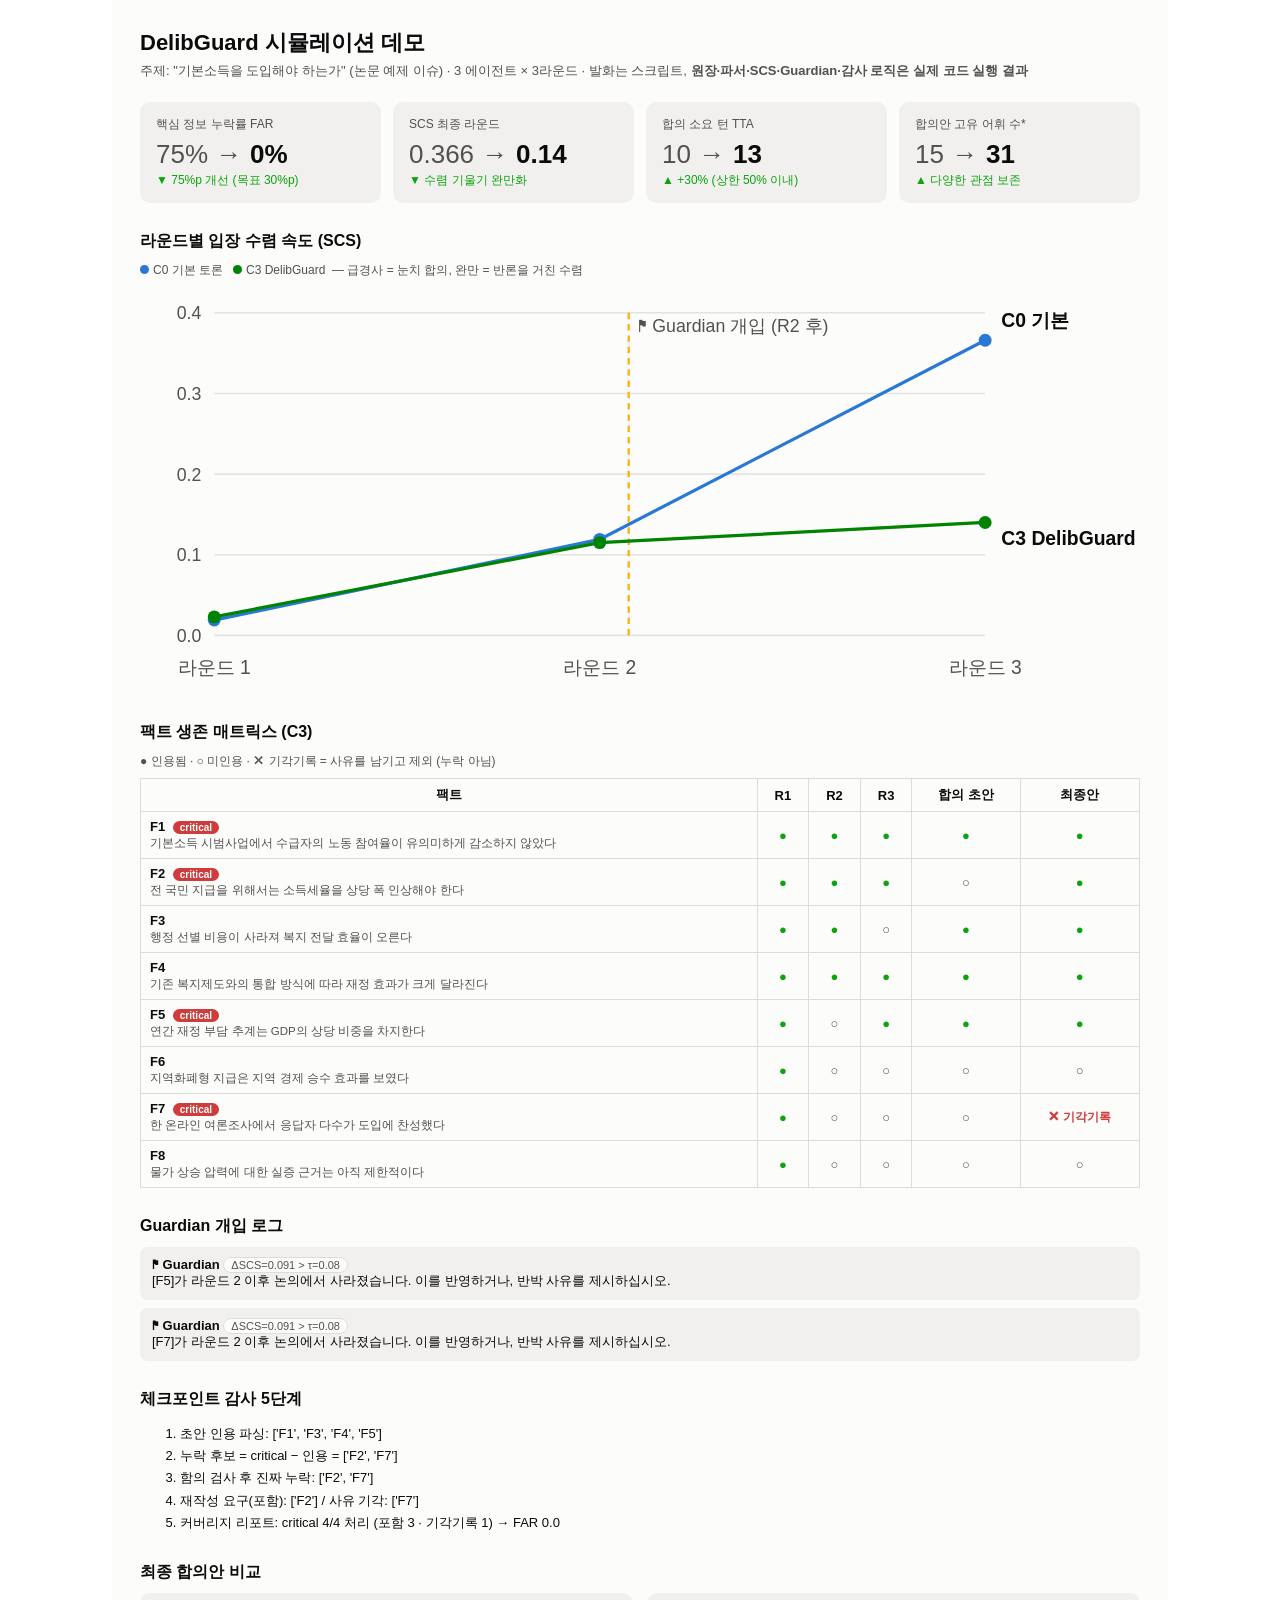
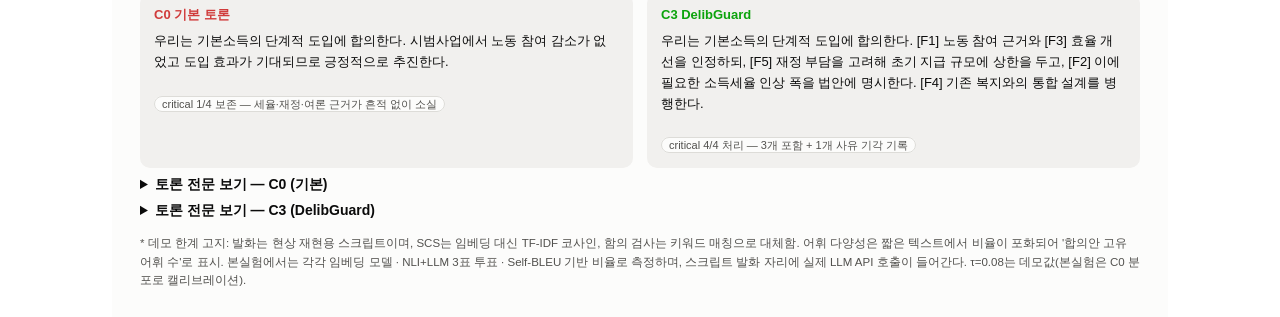
<file: Panelogue_아이펠톤/references/DelibGuard_데모.html>
<!DOCTYPE html>
<html lang="ko"><head><meta charset="utf-8"><meta name="viewport" content="width=device-width,initial-scale=1">
<title>DelibGuard 시뮬레이션 데모</title>
<style>
.viz-root { color-scheme: light;
  --surface-1:#fcfcfb; --surface-2:#f1f0ee; --text-primary:#0b0b0b; --text-secondary:#52514e;
  --series-1:#2a78d6; --series-2:#008300; --good:#0ca30c; --warning:#fab219; --critical:#d03b3b;
  --grid:#e4e3e0; --border:#dddcd8; }
@media (prefers-color-scheme: dark) { :root:where(:not([data-theme="light"])) .viz-root { color-scheme: dark;
  --surface-1:#1a1a19; --surface-2:#242423; --text-primary:#ffffff; --text-secondary:#c3c2b7;
  --series-1:#3987e5; --series-2:#008300; --grid:#33322f; --border:#3a3936; } }
body { margin:0; font-family:'Apple SD Gothic Neo','Malgun Gothic',sans-serif; }
.viz-root { background:var(--surface-1); color:var(--text-primary); padding:28px; max-width:1000px; margin:0 auto; }
h1 { font-size:22px; margin:0 0 4px; } .sub { color:var(--text-secondary); font-size:13px; margin-bottom:22px; }
h2 { font-size:16px; margin:28px 0 10px; }
.cards { display:grid; grid-template-columns:repeat(auto-fit,minmax(190px,1fr)); gap:12px; }
.card { background:var(--surface-2); border-radius:10px; padding:14px 16px; }
.ct { font-size:12px; color:var(--text-secondary); }
.cv { font-size:26px; font-weight:700; margin:6px 0 2px; }
.old { color:var(--text-secondary); font-weight:400; } .arr { margin:0 8px; color:var(--text-secondary); font-weight:400; }
.cn { font-size:12px; } .cn.good { color:var(--good); }
table { border-collapse:collapse; width:100%; font-size:13px; }
th,td { border:1px solid var(--border); padding:7px 9px; text-align:center; }
td.fid { text-align:left; font-weight:600; min-width:220px; }
.ftext { font-weight:400; font-size:11.5px; color:var(--text-secondary); margin-top:2px; }
td.on { color:var(--good); } td.off { color:var(--text-secondary); }
td.rej { color:var(--critical); font-size:12px; font-weight:600; }
.crit { background:var(--critical); color:#fff; border-radius:8px; font-size:10px; padding:1px 7px; margin-left:4px; font-weight:600; }
.ev { background:var(--surface-2); border-radius:8px; padding:10px 12px; margin:8px 0; font-size:13px; }
.tag { background:var(--surface-1); border:1px solid var(--border); border-radius:8px; padding:1px 7px; font-size:11px; color:var(--text-secondary); }
ol { font-size:13px; line-height:1.7; }
.cols { display:grid; grid-template-columns:1fr 1fr; gap:14px; }
.box { background:var(--surface-2); border-radius:10px; padding:12px 14px; font-size:13px; line-height:1.6; }
.box h3 { margin:0 0 6px; font-size:13px; }
.rh { font-weight:700; font-size:13px; margin:12px 0 4px; }
.utt { background:var(--surface-2); border-radius:8px; padding:8px 10px; margin:4px 0; font-size:12.5px; line-height:1.55; }
details { margin:8px 0; } summary { cursor:pointer; font-size:14px; font-weight:600; }
.note { color:var(--text-secondary); font-size:11.5px; margin-top:14px; line-height:1.6; }
.legend { font-size:12px; color:var(--text-secondary); margin:4px 0 8px; }
.dot { display:inline-block; width:9px; height:9px; border-radius:50%; margin-right:4px; }
#tip { position:fixed; display:none; background:var(--text-primary); color:var(--surface-1); font-size:12px;
       padding:4px 8px; border-radius:6px; pointer-events:none; z-index:9; }
svg { width:100%; height:auto; } .pt { cursor:pointer; }
</style></head>
<body><div class="viz-root">
<h1>DelibGuard 시뮬레이션 데모</h1>
<div class="sub">주제: "기본소득을 도입해야 하는가" (논문 예제 이슈) · 3 에이전트 × 3라운드 · 발화는 스크립트, <b>원장·파서·SCS·Guardian·감사 로직은 실제 코드 실행 결과</b></div>

<div class="cards"><div class="card"><div class="ct">핵심 정보 누락률 FAR</div><div class="cv"><span class="old">75%</span><span class="arr">→</span><span class="new">0%</span></div><div class="cn good">▼ 75%p 개선 (목표 30%p)</div></div><div class="card"><div class="ct">SCS 최종 라운드</div><div class="cv"><span class="old">0.366</span><span class="arr">→</span><span class="new">0.14</span></div><div class="cn good">▼ 수렴 기울기 완만화</div></div><div class="card"><div class="ct">합의 소요 턴 TTA</div><div class="cv"><span class="old">10</span><span class="arr">→</span><span class="new">13</span></div><div class="cn good">▲ +30% (상한 50% 이내)</div></div><div class="card"><div class="ct">합의안 고유 어휘 수*</div><div class="cv"><span class="old">15</span><span class="arr">→</span><span class="new">31</span></div><div class="cn good">▲ 다양한 관점 보존</div></div></div>

<h2>라운드별 입장 수렴 속도 (SCS)</h2>
<div class="legend"><span class="dot" style="background:var(--series-1)"></span>C0 기본 토론&nbsp;&nbsp;
<span class="dot" style="background:var(--series-2)"></span>C3 DelibGuard&nbsp;&nbsp;— 급경사 = 눈치 합의, 완만 = 반론을 거친 수렴</div>
<svg viewBox="0 0 620 250" role="img" aria-label="라운드별 SCS 비교"><line x1="46" y1="216.0" x2="524" y2="216.0" stroke="var(--grid)" stroke-width="1"/><text x="38" y="220.0" fill="var(--text-secondary)" font-size="11" text-anchor="end">0.0</text><line x1="46" y1="166.0" x2="524" y2="166.0" stroke="var(--grid)" stroke-width="1"/><text x="38" y="170.0" fill="var(--text-secondary)" font-size="11" text-anchor="end">0.1</text><line x1="46" y1="116.0" x2="524" y2="116.0" stroke="var(--grid)" stroke-width="1"/><text x="38" y="120.0" fill="var(--text-secondary)" font-size="11" text-anchor="end">0.2</text><line x1="46" y1="66.0" x2="524" y2="66.0" stroke="var(--grid)" stroke-width="1"/><text x="38" y="70.0" fill="var(--text-secondary)" font-size="11" text-anchor="end">0.3</text><line x1="46" y1="16.0" x2="524" y2="16.0" stroke="var(--grid)" stroke-width="1"/><text x="38" y="20.0" fill="var(--text-secondary)" font-size="11" text-anchor="end">0.4</text><text x="46.0" y="240" fill="var(--text-secondary)" font-size="12" text-anchor="middle">라운드 1</text><text x="285.0" y="240" fill="var(--text-secondary)" font-size="12" text-anchor="middle">라운드 2</text><text x="524.0" y="240" fill="var(--text-secondary)" font-size="12" text-anchor="middle">라운드 3</text><line x1="303.0" y1="16" x2="303.0" y2="216" stroke="var(--warning)" stroke-width="1.5" stroke-dasharray="4 3"/><text x="309.0" y="28" fill="var(--text-secondary)" font-size="11">⚑ Guardian 개입 (R2 후)</text><polyline points="46.0,206.5 285.0,156.5 524.0,33.0" fill="none" stroke="var(--series-1)" stroke-width="2"/><circle cx="46.0" cy="206.5" r="4" fill="var(--series-1)" class="pt" data-tip="C0 기본 · R1 · SCS 0.019"/><circle cx="285.0" cy="156.5" r="4" fill="var(--series-1)" class="pt" data-tip="C0 기본 · R2 · SCS 0.119"/><circle cx="524.0" cy="33.0" r="4" fill="var(--series-1)" class="pt" data-tip="C0 기본 · R3 · SCS 0.366"/><text x="534.0" y="25.0" fill="var(--text-primary)" font-size="12" font-weight="600">C0 기본</text><polyline points="46.0,204.5 285.0,158.5 524.0,146.0" fill="none" stroke="var(--series-2)" stroke-width="2"/><circle cx="46.0" cy="204.5" r="4" fill="var(--series-2)" class="pt" data-tip="C3 DelibGuard · R1 · SCS 0.023"/><circle cx="285.0" cy="158.5" r="4" fill="var(--series-2)" class="pt" data-tip="C3 DelibGuard · R2 · SCS 0.115"/><circle cx="524.0" cy="146.0" r="4" fill="var(--series-2)" class="pt" data-tip="C3 DelibGuard · R3 · SCS 0.14"/><text x="534.0" y="160.0" fill="var(--text-primary)" font-size="12" font-weight="600">C3 DelibGuard</text></svg>

<h2>팩트 생존 매트릭스 (C3)</h2>
<div class="legend">● 인용됨 · ○ 미인용 · ✕ 기각기록 = 사유를 남기고 제외 (누락 아님)</div>
<table><tr><th>팩트</th><th>R1</th><th>R2</th><th>R3</th><th>합의 초안</th><th>최종안</th></tr><tr><td class="fid">F1 <span class="crit">critical</span><div class="ftext">기본소득 시범사업에서 수급자의 노동 참여율이 유의미하게 감소하지 않았다</div></td><td class="on">●</td><td class="on">●</td><td class="on">●</td><td class="on">●</td><td class="on">●</td></tr><tr><td class="fid">F2 <span class="crit">critical</span><div class="ftext">전 국민 지급을 위해서는 소득세율을 상당 폭 인상해야 한다</div></td><td class="on">●</td><td class="on">●</td><td class="on">●</td><td class="off">○</td><td class="on">●</td></tr><tr><td class="fid">F3 <div class="ftext">행정 선별 비용이 사라져 복지 전달 효율이 오른다</div></td><td class="on">●</td><td class="on">●</td><td class="off">○</td><td class="on">●</td><td class="on">●</td></tr><tr><td class="fid">F4 <div class="ftext">기존 복지제도와의 통합 방식에 따라 재정 효과가 크게 달라진다</div></td><td class="on">●</td><td class="on">●</td><td class="on">●</td><td class="on">●</td><td class="on">●</td></tr><tr><td class="fid">F5 <span class="crit">critical</span><div class="ftext">연간 재정 부담 추계는 GDP의 상당 비중을 차지한다</div></td><td class="on">●</td><td class="off">○</td><td class="on">●</td><td class="on">●</td><td class="on">●</td></tr><tr><td class="fid">F6 <div class="ftext">지역화폐형 지급은 지역 경제 승수 효과를 보였다</div></td><td class="on">●</td><td class="off">○</td><td class="off">○</td><td class="off">○</td><td class="off">○</td></tr><tr><td class="fid">F7 <span class="crit">critical</span><div class="ftext">한 온라인 여론조사에서 응답자 다수가 도입에 찬성했다</div></td><td class="on">●</td><td class="off">○</td><td class="off">○</td><td class="off">○</td><td class="rej">✕ 기각기록</td></tr><tr><td class="fid">F8 <div class="ftext">물가 상승 압력에 대한 실증 근거는 아직 제한적이다</div></td><td class="on">●</td><td class="off">○</td><td class="off">○</td><td class="off">○</td><td class="off">○</td></tr></table>

<h2>Guardian 개입 로그</h2><div class="ev"><b>⚑ Guardian</b> <span class="tag">ΔSCS=0.091 > τ=0.08</span><br>[F5]가 라운드 2 이후 논의에서 사라졌습니다. 이를 반영하거나, 반박 사유를 제시하십시오.</div><div class="ev"><b>⚑ Guardian</b> <span class="tag">ΔSCS=0.091 > τ=0.08</span><br>[F7]가 라운드 2 이후 논의에서 사라졌습니다. 이를 반영하거나, 반박 사유를 제시하십시오.</div>

<h2>체크포인트 감사 5단계</h2><ol><li>초안 인용 파싱: ['F1', 'F3', 'F4', 'F5']</li><li>누락 후보 = critical − 인용 = ['F2', 'F7']</li><li>함의 검사 후 진짜 누락: ['F2', 'F7']</li><li>재작성 요구(포함): ['F2'] / 사유 기각: ['F7']</li><li>커버리지 리포트: critical 4/4 처리 (포함 3 · 기각기록 1) → FAR 0.0</li></ol>

<h2>최종 합의안 비교</h2>
<div class="cols">
<div class="box"><h3 style="color:var(--critical)">C0 기본 토론</h3>우리는 기본소득의 단계적 도입에 합의한다. 시범사업에서 노동 참여 감소가 없었고 도입 효과가 기대되므로 긍정적으로 추진한다.<br><br>
<span class="tag">critical 1/4 보존 — 세율·재정·여론 근거가 흔적 없이 소실</span></div>
<div class="box"><h3 style="color:var(--good)">C3 DelibGuard</h3>우리는 기본소득의 단계적 도입에 합의한다. [F1] 노동 참여 근거와 [F3] 효율 개선을 인정하되, [F5] 재정 부담을 고려해 초기 지급 규모에 상한을 두고, [F2] 이에 필요한 소득세율 인상 폭을 법안에 명시한다. [F4] 기존 복지와의 통합 설계를 병행한다.<br><br>
<span class="tag">critical 4/4 처리 — 3개 포함 + 1개 사유 기각 기록</span></div>
</div>

<details><summary>토론 전문 보기 — C0 (기본)</summary><div class="rh">라운드 1 <span class="tag">SCS 0.019</span></div><div class="utt "><b>에이전트A</b> 기본소득은 도입해야 합니다. 시범사업에서 노동 참여율이 줄지 않았고 행정 선별 비용이 사라져 효율이 오릅니다. 지역화폐 지급의 승수 효과도 확인됐습니다.</div><div class="utt "><b>에이전트B</b> 도입에 반대합니다. 연간 재정 부담 추계가 GDP의 상당 비중이고, 전 국민 지급에는 소득세율의 상당한 인상이 불가피합니다.</div><div class="utt "><b>에이전트C</b> 판단을 유보합니다. 기존 복지와의 통합 방식에 따라 재정 효과가 갈리고, 물가 영향의 실증 근거도 아직 제한적입니다. 여론조사는 찬성이 다수였습니다.</div><div class="rh">라운드 2 <span class="tag">SCS 0.119</span></div><div class="utt "><b>에이전트A</b> 말씀 들어보니 공감합니다. 단계적으로 도입하면 좋은 효과가 있을 것 같습니다. 노동 참여 우려도 크지 않았고요.</div><div class="utt "><b>에이전트B</b> 좋은 지적입니다. 저도 단계적 도입이면 괜찮다고 봅니다. 재정 문제는 설계로 풀 수 있을 것 같습니다.</div><div class="utt "><b>에이전트C</b> 동의합니다. 단계적 도입이 합리적인 방향이라고 생각합니다. 효과도 기대됩니다.</div><div class="rh">라운드 3 <span class="tag">SCS 0.366</span></div><div class="utt "><b>에이전트A</b> 단계적 도입에 모두 동의하는 것 같습니다. 좋은 방향입니다.</div><div class="utt "><b>에이전트B</b> 네, 단계적 도입이 좋은 방향이라는 데 동의합니다.</div><div class="utt "><b>에이전트C</b> 저도 같은 생각입니다. 단계적 도입이 좋은 방향입니다.</div></details>
<details><summary>토론 전문 보기 — C3 (DelibGuard)</summary><div class="rh">라운드 1 <span class="tag">SCS 0.023</span></div><div class="utt "><b>에이전트A</b> [F1] 시범사업에서 노동 참여율이 유의미하게 줄지 않았고 [F3] 선별 비용 절감 효과도 있으므로 도입에 찬성합니다. [F6] 지역화폐 승수 효과도 근거입니다.</div><div class="utt "><b>에이전트B</b> [F5] 재정 부담 추계가 GDP의 상당 비중이고 [F2] 소득세율 인상이 불가피하므로 반대합니다.</div><div class="utt "><b>에이전트C</b> [F4] 복지 통합 방식에 따라 재정 효과가 달라지므로 유보합니다. [F7] 여론조사에서는 찬성이 다수였고 [F8] 물가 근거는 제한적입니다.</div><div class="rh">라운드 2 <span class="tag">SCS 0.115</span></div><div class="utt "><b>에이전트A</b> [F1] 노동 참여 근거가 탄탄하니 단계적 도입이 좋겠습니다. [F3] 효율 개선도 있습니다.</div><div class="utt "><b>에이전트B</b> [F1] 그 근거는 저도 인정합니다. 단계적이라면 [F2] 세율 문제도 완화될 수 있겠습니다.</div><div class="utt "><b>에이전트C</b> [F1] 근거에 동의하며 단계적 도입 방향을 지지합니다. [F4] 통합 설계가 관건입니다.</div><div class="rh">라운드 3 <span class="tag">SCS 0.14</span></div><div class="utt "><b>에이전트A</b> [F5] 재정 부담을 다시 보면, [F1]의 효과에도 불구하고 규모 조정이 필요합니다. 단계적 도입 시 초기 규모를 제한합시다.</div><div class="utt "><b>에이전트B</b> [F5] 지적을 반영해 초기 지급액을 낮추는 안에 동의합니다. [F2] 세율 인상 폭도 명시해야 합니다.</div><div class="utt "><b>에이전트C</b> [F4] 통합 설계와 함께 [F5] 재정 상한을 두는 단계적 도입안을 지지합니다.</div></details>

<div class="note">* 데모 한계 고지: 발화는 현상 재현용 스크립트이며, SCS는 임베딩 대신 TF-IDF 코사인, 함의 검사는 키워드 매칭으로 대체함.
어휘 다양성은 짧은 텍스트에서 비율이 포화되어 '합의안 고유 어휘 수'로 표시. 본실험에서는 각각 임베딩 모델 · NLI+LLM 3표 투표 · Self-BLEU 기반 비율로 측정하며,
스크립트 발화 자리에 실제 LLM API 호출이 들어간다. τ=0.08는 데모값(본실험은 C0 분포로 캘리브레이션).</div>
</div>
<div id="tip"></div>
<script>
const tip=document.getElementById('tip');
document.querySelectorAll('.pt').forEach(p=>{
 p.addEventListener('mousemove',e=>{tip.style.display='block';tip.textContent=p.dataset.tip;
  tip.style.left=(e.clientX+12)+'px';tip.style.top=(e.clientY-10)+'px';});
 p.addEventListener('mouseleave',()=>tip.style.display='none');
});
</script></body></html>
</file>
